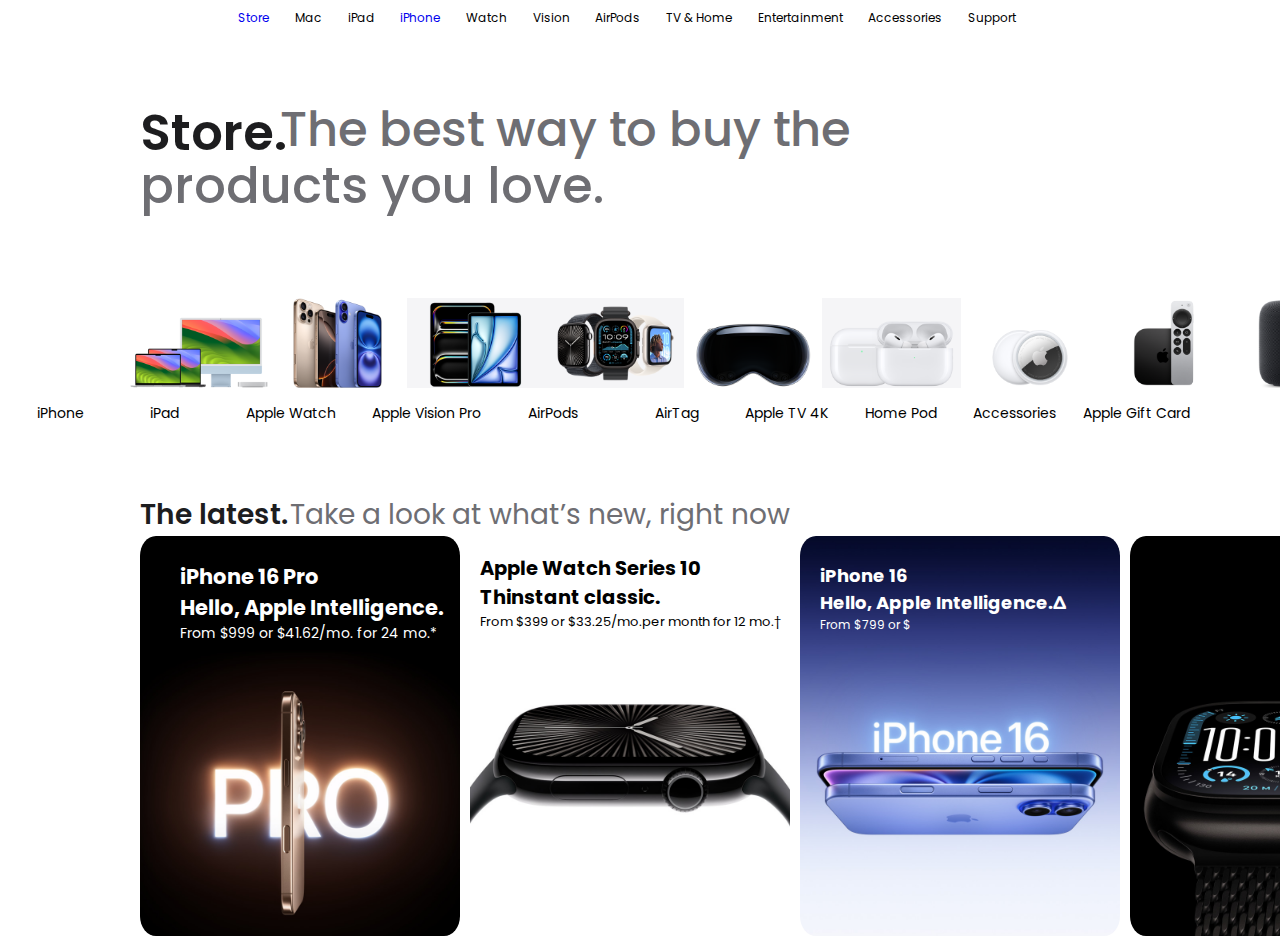
<file: store.html>
<!DOCTYPE html>
<html lang="en">
  <head>
    <meta charset="UTF-8" />
    <meta name="viewport" content="width=device-width, initial-scale=1.0" />
    <title>Apple</title>
    <link rel="stylesheet" href="./store.css" />
    <link rel="preconnect" href="https://fonts.googleapis.com" />
    <link
      href="https://fonts.googleapis.com/css2?family=Poppins:ital,wght@0,100;0,200;0,300;0,400;0,500;0,600;0,700;0,800;0,900&display=swap"
      rel="stylesheet"
    />
    <link
      rel="stylesheet"
      href="https://cdnjs.cloudflare.com/ajax/libs/font-awesome/6.6.0/css/all.min.css"
      integrity="sha512-Kc323vGBEqzTmouAECnVceyQqyqdsSiqLQISBL29aUW4U/M7pSPA/gEUZQqv1cwx4OnYxTxve5UMg5GT6L4JJg=="
      crossorigin="anonymous"
      referrerpolicy="no-referrer"
    />
    <link
      rel="stylesheet prefetch"
      href="https://gist.githubusercontent.com/mfd/614e2e80a22b878bde63cb471cbe677e/raw/eef2aabfd0d588d43285431186a0cf70305ceb80/sanfrancisco-font.css"
    />
  </head>

  <body>
    <header>
      <div class="nav-container">
        <nav class="navbar">
          <a href="./index.html">
            <i class="fa-brands fa-apple" , style="color: black"></i>
          </a>
          <a href="./store.html">Store</a>
          <a class="apple">Mac</a>
          <a class="apple">iPad</a>
          <a href="./iPhone.html">iPhone</a>
          <a class="apple">Watch</a>
          <a class="apple">Vision</a>
          <a class="apple">AirPods</a>
          <a class="apple">TV & Home</a>
          <a class="apple">Entertainment</a>
          <a class="apple">Accessories</a>
          <a class="apple">Support</a>
          <i class="fas fa-search"></i>
          <i class="fa-solid fa-bag-shopping"></i>
        </nav>
      </div>
    </header>

    <section class="store-section">
      <h1 class="store-heading">Store.</h1>
      <h2 class="store-heading1">The best way to buy the</h2>
      <h2 class="store-heading2">products you love.</h2>
    </section>

    <!-- section- images  -->
    <section class="images-container">
      <div class="image-1">
        <img src="./images/store img1.png" alt="desktop" />
        <img src="./images/store img2.png" alt="apple-mobile" />
        <img src="./images/Store img3.png" alt="product-image" />
        <img src="./images/store img4.png" alt="product-image" />
        <img src="./images/store img29.png" alt="product-image" />
        <img src="./images/store img5.png" alt="product-image" />
        <img src="./images/store img6.png" alt="product-image" />
        <img src="./images/store img7.png" alt="product-image" />
        <img src="./images/store img8.png" alt="product-image" />
        <img src="./images/store img9.png" alt="product-image" />
        <img src="./images/store img28.png" alt="product-image" />
      </div>

      <div class="names-container">
        <div class="mac-name">Mac</div>
        <div class="iPhone-name">iPhone</div>
        <div class="ipad-name">iPad</div>
        <div class="applewatch-name">Apple Watch</div>
        <div class="applevisionpro-name">Apple Vision Pro</div>
        <div class="airpods-name">AirPods</div>
        <div class="airtag-name">AirTag</div>
        <div class="appletv4k-name">Apple TV 4K</div>
        <div class="homepad-name">Home Pod</div>
        <div class="accessories-name">Accessories</div>
        <div class="applegiftcard-name">Apple Gift Card</div>
      </div>
    </section>

    <section class="second-container">
      <div class="heading1">The latest.</div>
      <div class="heading2">Take a look at what’s new, right now</div>

      <div class="image-cursor">
        <div class="image-1">
          <img src="./images/store img10.png" alt="1" />
        </div>
        <div class="image-2">
          <img src="./images/store img11.png" alt="2" />
        </div>
        <div class="image-3">
          <img src="./images/store img12.png" alt="3" />
        </div>
        <div class="image-4">
          <img src="./images/store img13.png" alt="4" />
        </div>
        <div class="image-5">
          <img src="./images/store img14.png" alt="5" />
        </div>
        <div class="image-6">
          <img src="./images/store img15.png" alt="6" />
        </div>
        <div class="image-7">
          <img src="./images/store img16.png" alt="7" />
        </div>
        <div class="image-8">
          <img src="./images/store img17.png" alt="8" />
        </div>
        <div class="image-9">
          <img src="./images/store img30.png" alt="9" />
        </div>
        <div class="image-10">
          <img src="./images/store img18.png" alt="10" />
        </div>
        <div class="image-11">
          <img src="./images/store img20.png" alt="11" />
        </div>
        <div class="image-12">
          <img src="./images/store img21.png" alt="12" />
        </div>
        <div class="image-13">
          <img src="./images/store img22.png" alt="13" />
        </div>
      </div>

      <div class="image1-heading">
        <h2>iPhone 16 Pro</h2>
        <h2>Hello, Apple Intelligence.</h2>
        <p>From $999 or $41.62/mo. for 24 mo.*</p>
      </div>
      <div class="image2-heading">
        <h2>Apple Watch Series 10</h2>
        <h2>Thinstant classic.</h2>
        <p>From $399 or $33.25/mo.per month for 12 mo.†</p>
      </div>
      <div class="image3-heading">
        <h2>iPhone 16</h2>
        <h2>Hello, Apple Intelligence.∆</h2>
        <p>From $799 or $</p>
      </div>
    </section>
  </body>
</html>
</file>
<file: store.css>
* {
  padding: 0px;
  margin: 0px;
}
.nav-container {
  background-color: white;
  height: 35px;
  width: 100%;
  display: flex;
  vertical-align: top;
  cursor: pointer;
}
a {
  text-decoration: none;
}

.nav-container > .navbar {
  width: 100%;
  height: 100%;
  display: flex;
  justify-content: space-around;
  align-items: center;
  font-family: poppins;
  margin-left: 200px;
  margin-right: 200px;
  font-size: 12px;
  cursor: pointer;
}
.store-section {
  margin-top: 30px;
  width: 100%;
  height: 100%;
  background-color: #fff;
}
.store-section > .store-heading {
  width: 30px;
  height: 40px;
  display: flex;
  align-items: flex-start;
  font-size: 50px;
  font-family: poppins;
  margin-top: 60px;
  margin-left: 140px;
  font-weight: 600;
  color: #1d1d1f;
}
.store-section > .store-heading1 {
  width: 100%;
  height: 40px;
  font-family: poppins;
  color: #6e6e73;
  display: flex;
  margin-top: -41px;
  font-size: 48px;
  font-weight: 500;
  margin-left: 280px;
}
.store-section > .store-heading2 {
  width: 100%;
  height: 40px;
  font-family: poppins;
  color: #6e6e73;
  display: flex;
  font-size: 50px;
  font-weight: 500;
  margin-top: 14px;
  margin-left: 140px;
}

.images-container {
  width: 100%;
  height: 236px;
  display: flex;
  background-color: #fff;
  margin-top: 70px;
  margin-left: 60px;
  position: sticky;
}

.images-container > .image-1 {
  width: 100%;
  height: 90px;
  display: flex;
  position: sticky;
  margin-left: 70px;
  margin-top: 40px;
  background-color: white;
  cursor: pointer;
}

.images-container > .names-container {
  display: flex;
  width: 100%;
  height: 10px;
  font-size: 14px;
  font-family: poppins;
  margin-top: 150px;
  margin-left: -1500px;
  justify-content: space-between;
  align-items: center;
  cursor: pointer;
}

.images-container > .names-container > .mac-name {
  margin-left: 50px;
}
.images-container > .names-container > .iPhone-name {
  margin-left: 20px;
}
.images-container > .names-container > .ipad-name {
  margin-left: 40px;
}

.images-container > .names-container > .applewatch-name {
  margin-left: 40px;
}
.images-container > .names-container > .applevisionpro-name {
  margin-left: 10px;
}

.images-container > .names-container > .airpods-name {
  margin-left: 20px;
}
.images-container > .names-container > .airtag-name {
  margin-left: 50px;
}
.images-container > .names-container > .appletv4k-name {
  margin-left: 20px;
}
.images-container > .names-container > .homepad-name {
  margin-left: 10px;
}
.images-container > .names-container > .accessories-name {
  margin-left: 10px;
}
.second-container {
  background-color: #fff;
}
.second-container > .heading1 {
  color: #1d1d1f;
  font-family: poppins;
  font-size: 28px;
  font-weight: 600;
  height: 100px;
  margin-left: 140px;
}
.second-container > .heading2 {
  color: #6e6e73;
  font-family: poppins;
  font-weight: 600px;
  font-size: 28px;
  margin-left: 290px;
  margin-top: -100px;
}

.second-container > .image-cursor {
  background-color: white;
  width: 500px;
  height: 400px;
  display: flex;
  position: absolute;
  margin-left: 140px;
  border-radius: 100px;
}
/* .second-container > .image-cursor:hover {
  display: flex;
} */
.second-container > .image-cursor > .image-1 {
  display: flex;
  width: 500px;
  height: 400px;
  border-radius: 20%;
}
.second-container > .image-cursor > .image-2 {
  display: flex;
  width: 100%;
  height: 400px;
  margin-left: 10px;
}
.second-container > .image-cursor > .image-3 {
  display: flex;
  width: 100%;
  height: 400px;
  margin-left: 10px;
}
.second-container > .image-cursor > .image-4 {
  display: flex;
  width: 100%;
  height: 400px;
  margin-left: 10px;
}
.second-container > .image-cursor > .image-5 {
  display: flex;
  width: 100%;
  height: 400px;
  margin-left: 10px;
}
.second-container > .image-cursor > .image-6 {
  display: flex;
  width: 100%;
  height: 400px;
  margin-left: 10px;
}
.second-container > .image-cursor > .image-7 {
  display: flex;
  width: 100%;
  height: 400px;
  margin-left: 10px;
}
.second-container > .image-cursor > .image-8 {
  display: flex;
  width: 100%;
  height: 400px;
  margin-left: 10px;
}
.second-container > .image-cursor > .image-9 {
  display: flex;
  width: 100%;
  height: 400px;
  margin-left: 10px;
}
.second-container > .image-cursor > .image-10 {
  display: flex;
  width: 100%;
  height: 400px;
  margin-left: 10px;
}
.second-container > .image-cursor > .image-11 {
  display: flex;
  width: 100%;
  height: 400px;
  margin-left: 10px;
}
.second-container > .image-cursor > .image-12 {
  display: flex;
  width: 100%;
  height: 400px;
  margin-left: 10px;
}
.second-container > .image-cursor > .image-13 {
  display: flex;
  width: 100%;
  height: 400px;
  margin-left: 10px;
}
.second-container > .image-cursor > .image-1 img,
.second-container > .image-cursor > .image-2 img,
.second-container > .image-cursor > .image-3 img,
.second-container > .image-cursor > .image-4 img,
.second-container > .image-cursor > .image-5 img,
.second-container > .image-cursor > .image-6 img,
.second-container > .image-cursor > .image-7 img,
.second-container > .image-cursor > .image-8 img,
.second-container > .image-cursor > .image-9 img,
.second-container > .image-cursor > .image-10 img,
.second-container > .image-cursor > .image-11 img,
.second-container > .image-cursor > .image-12 img,
.second-container > .image-cursor > .image-13 img {
  border-radius: 5%;
}

.second-container > .image1-heading {
  margin-left: 180px;
  margin-top: 25px;
  position: relative;
  color: white;
  font-family: poppins;
  font-size: 14px;
}

.second-container > .image2-heading {
  margin-left: 480px;
  margin-top: -90px;
  position: relative;
  color: black;
  font-family: poppins;
  font-size: 13px;
}

.second-container > .image3-heading {
  margin-left: 820px;
  margin-top: -70px;
  position: relative;
  color: white;
  font-family: poppins;
  font-size: 12px;
}
.second-container > .image4-heading {
  margin-left: 1150px;
  margin-top: -70px;
  position: relative;
  color: white;
  font-family: poppins;
  font-size: 12px;
}
</file>
